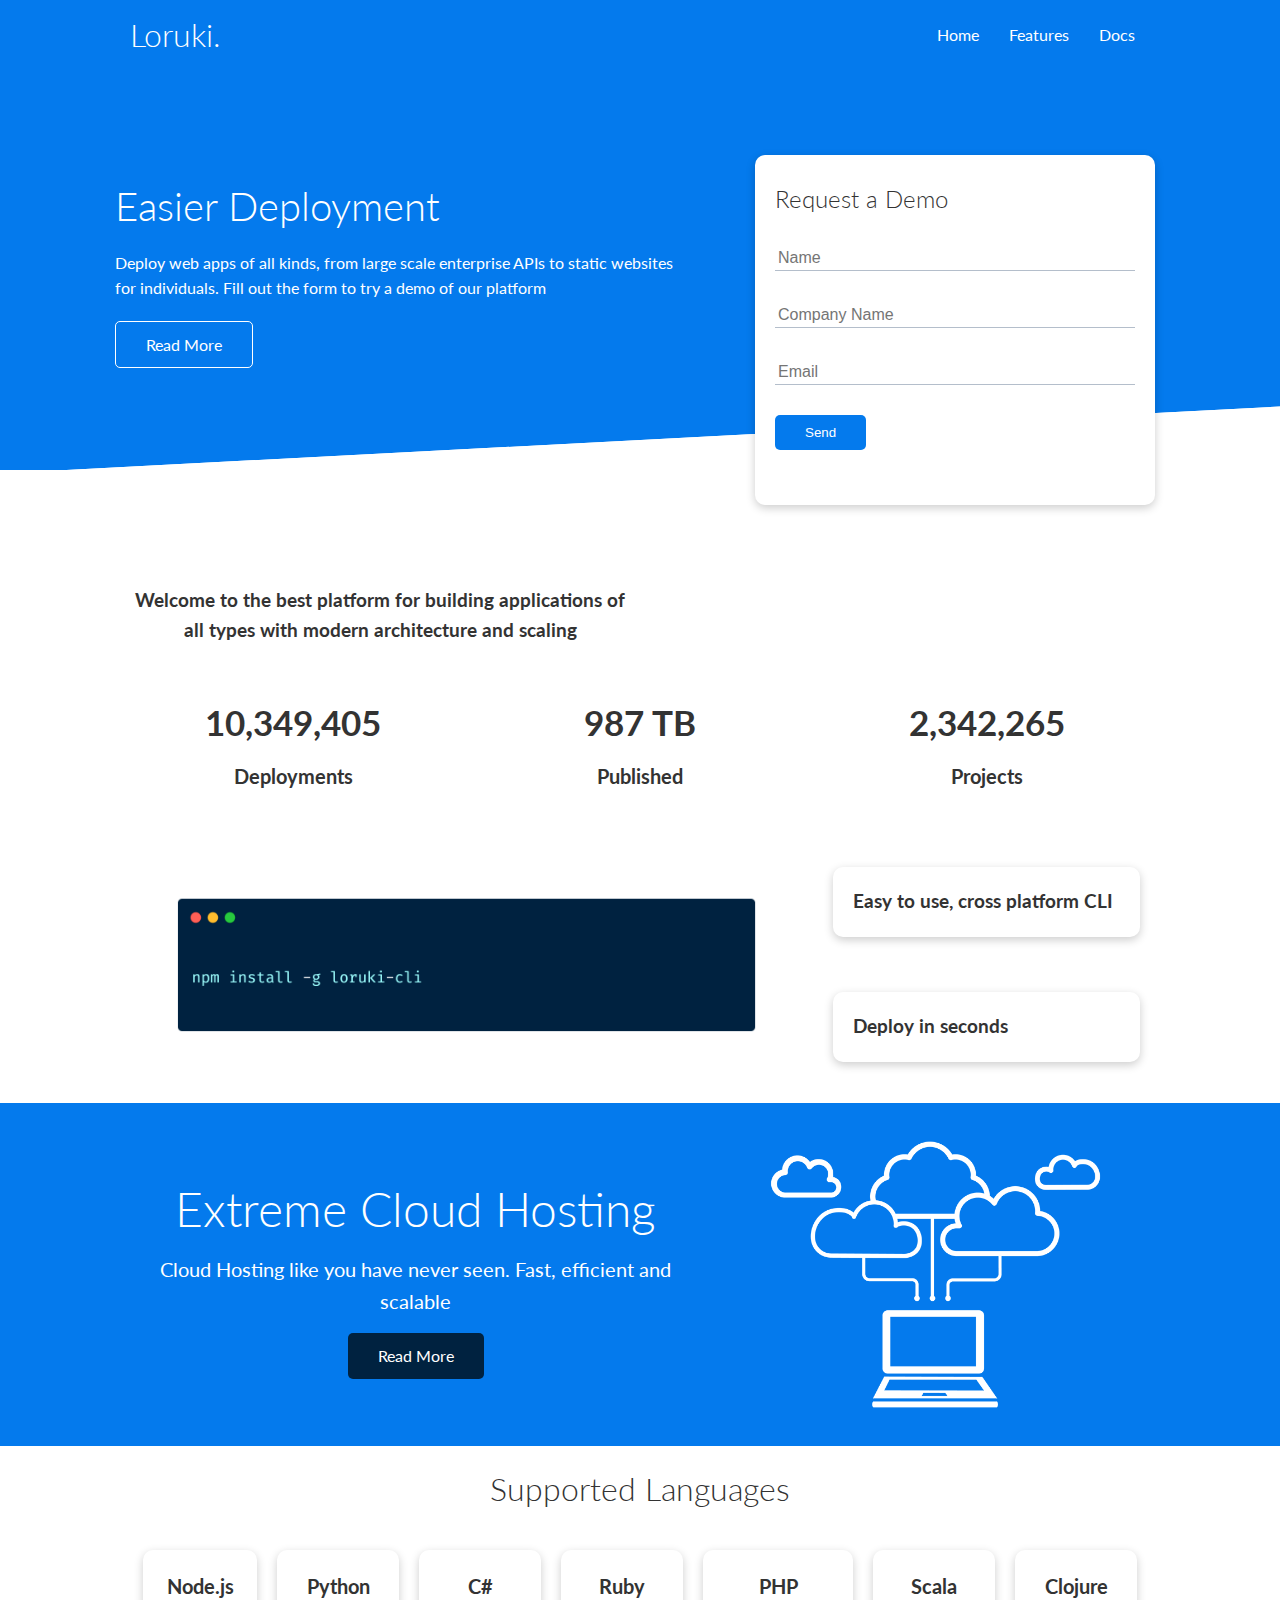
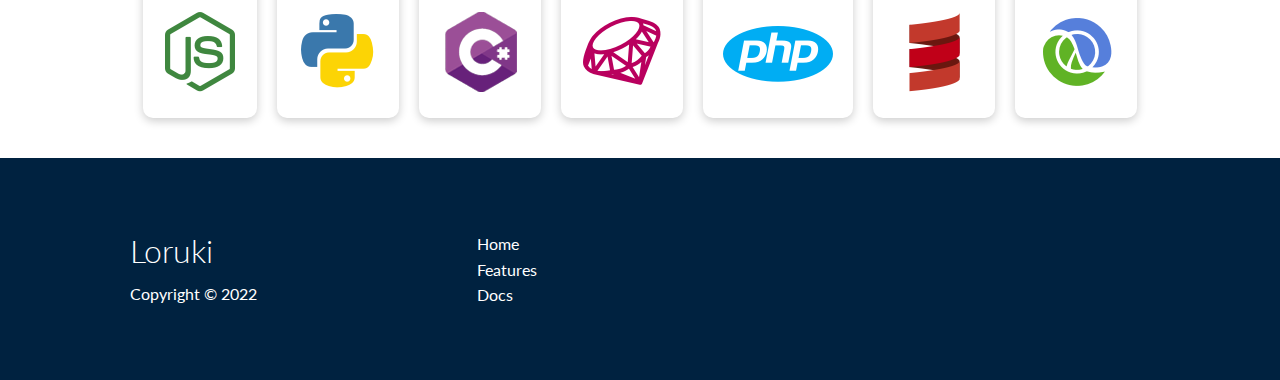
<file: index.html>
<!DOCTYPE html>
<html lang="en">
<head>
   
   <link rel="stylesheet" href="css/utilities.css">
   <link rel="stylesheet" href="css/style.css">
   <meta charset="UTF-8">
   <meta http-equiv="X-UA-Compatible" content="IE=edge">
   <meta name="viewport" content="width=device-width, initial-scale=1.0">
   <link rel="stylesheet" href="https://cdnjs.cloudflare.com/ajax/libs/font-awesome/6.2.0/css/all.min.css" integrity="sha512-xh6O/CkQoPOWDdYTDqeRdPCVd1SpvCA9XXcUnZS2FmJNp1coAFzvtCN9BmamE+4aHK8yyUHUSCcJHgXloTyT2A==" crossorigin="anonymous" referrerpolicy="no-referrer" />
   <title>Responsive Website</title>
</head>
<body>

   <!-- Nav bar -->
   <div class="nav-bar">
      <div class="container flex">
         <h1 class="logo">Loruki.</h1>
         <nav>
            <ul>
               <li><a href="index.html">Home</a></li>
               <li><a href="features.html">Features</a></li>
               <li><a href="docs.html">Docs</a></li>
            </ul>
         </nav>
      </div>
   </div>

   <!-- Showcase -->
   <section class="showcase">
      <div class="container grid">
         <div class="showcase-text">
            <h1>Easier Deployment</h1>
            <p>Deploy web apps of all kinds, from large scale enterprise APIs to static websites for individuals. Fill out the form to try a demo of our platform</p>
            <a href="" class="btn btn-outline">Read More</a>
         </div>

         <div class="showcase-form card">
            <h2>Request a Demo</h2>
            <form action="">
               <div class="form-control">
                  <input type="text" name="name" placeholder="Name" required>
               </div>
               <div class="form-control">
                  <input type="text" name="company" placeholder="Company Name" required>
               </div>
               <div class="form-control">
                  <input type="email" name="email" placeholder="Email" required>
               </div>
               <input type="submit" value="Send" class="btn btn-primary">
            </form>
         </div>
      </div>
   </section>
 
   <!-- Stats -->

   <section class="stats">
      <div class="container">
        <h3 class="stats-heading text-center my-1">
         Welcome to the best platform for building applications of all types with modern architecture and scaling  
        </h3>

        <div class="grid grid-3 text-center my-4">
            <div>
               <i class="fas fa-server fa-3x"></i>
               <h3>10,349,405</h3>
               <p class="text-secondary">Deployments</p>
            </div>
            <div>
               <i class="fas fa-upload fa-3x"></i>
               <h3>987 TB</h3>
               <p class="text-secondary">Published</p>
            </div>
            <div>
               <i class="fas fa-project-diagram fa-3x"></i>
               <h3>2,342,265</h3>
               <p class="text-secondary">Projects</p>
            </div>
        </div>

      </div>
   </section>

   <!-- Cli -->

   <section class="cli">
      <div class="container grid">
         <img src="images/cli.png" alt="">
         <div class="card">
            <h3>Easy to use, cross platform CLI</h3>
         </div>

         <div class="card">
            <h3>Deploy in seconds</h3>
         </div>
      </div>
   </section>

   <!-- cloud -->

   <section class="cloud bg-primary my-2 py-2">
      <div class="container grid">
         <div class="text-center">
            <h2 class="lg">Extreme Cloud Hosting</h2>
            <p class="lead my-1">Cloud Hosting like you have never seen. Fast, efficient and scalable</p>
            <a href="features.html" class="btn btn-dark">Read More</a>
         </div>
         <img src="images/cloud.png" alt="">
      </div>
   </section>

   
   <!-- Lnguages -->
   
   <section class="languages">
      <h2 class="md text-center my-2">
         Supported Languages
      </h2>
      <div class="container flex">
         <div class="card">
            <h4>Node.js</h4>
            <img src="images/logos/node.png" alt="">
         </div>
         <div class="card">
            <h4>Python</h4>
            <img src="images/logos/python.png" alt="">
         </div>
         <div class="card">
            <h4>C#</h4>
            <img src="images/logos/csharp.png" alt="">
         </div>
         <div class="card">
            <h4>Ruby</h4>
            <img src="images/logos/ruby.png" alt="">
         </div>
         <div class="card">
            <h4>PHP</h4>
            <img src="images/logos/php.png" alt="">
         </div>
         <div class="card">
            <h4>Scala</h4>
            <img src="images/logos/scala.png" alt="">
         </div>
         <div class="card">
            <h4>Clojure</h4>
            <img src="images/logos/clojure.png" alt="">
         </div>

      </div>
   </section>

   <!-- Footer -->

   <footer class="footer bg-dark py-5">
      <div class="container grid grid-3">
         <div>
            <h1>Loruki</h1>
            <p>Copyright &copy; 2022</p>

         </div>
         <nav>
            <ul>
               <li><a href="index.html">Home</a></li>
               <li><a href="features.html">Features</a></li>
               <li><a href="docs.html">Docs</a></li>
            </ul>
         </nav>
         <div class="social">
            <a href="#"><i class="fab fa-github fa-2x"></i></a>
            <a href="#"><i class="fab fa-facebook fa-2x"></i></a>
            <a href="#"><i class="fab fa-instagram fa-2x"></i></a>
            <a href="#"><i class="fab fa-twitter fa-2x"></i></a>
         </div>

      </div>
   </footer>


</body>
</html>
</file>
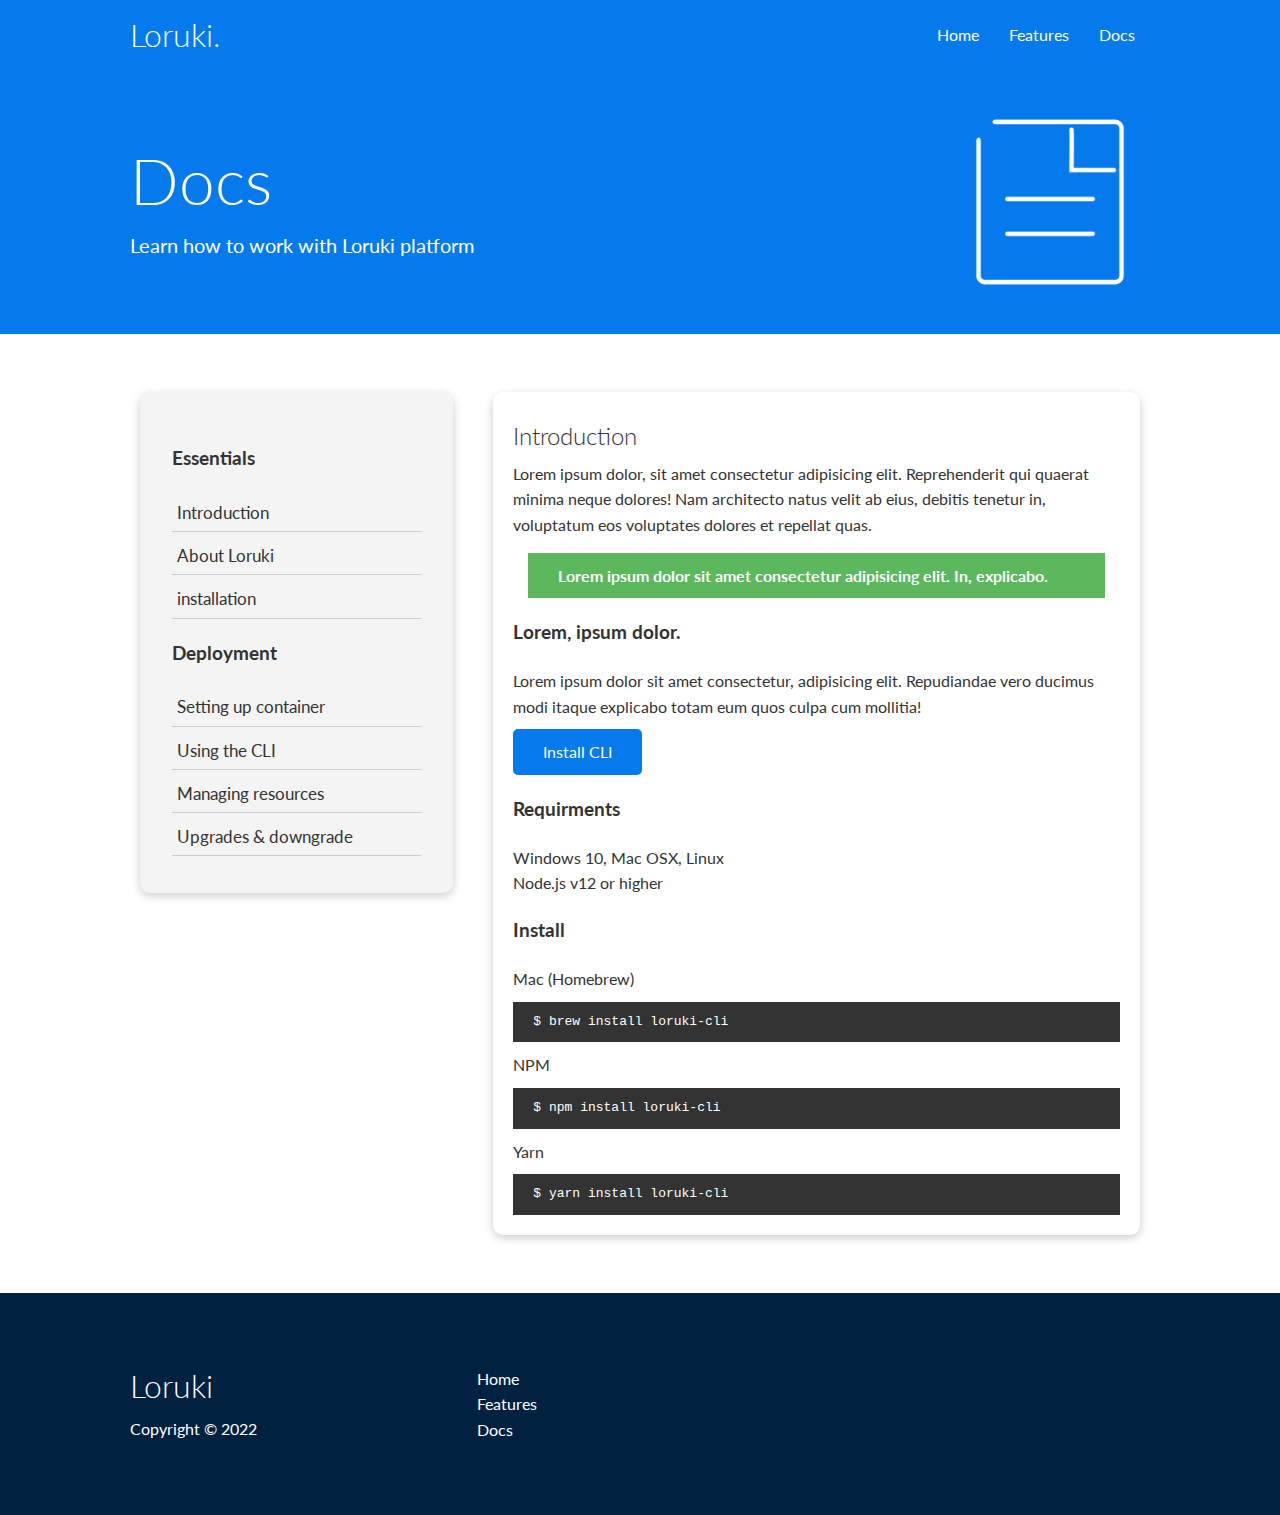
<file: docs.html>
<!DOCTYPE html>
<html lang="en">
<head>
   
   <link rel="stylesheet" href="css/utilities.css">
   <link rel="stylesheet" href="css/style.css">
   <meta charset="UTF-8">
   <meta http-equiv="X-UA-Compatible" content="IE=edge">
   <meta name="viewport" content="width=device-width, initial-scale=1.0">
   <link rel="stylesheet" href="https://cdnjs.cloudflare.com/ajax/libs/font-awesome/6.2.0/css/all.min.css" integrity="sha512-xh6O/CkQoPOWDdYTDqeRdPCVd1SpvCA9XXcUnZS2FmJNp1coAFzvtCN9BmamE+4aHK8yyUHUSCcJHgXloTyT2A==" crossorigin="anonymous" referrerpolicy="no-referrer" />
   <title>Responsive Website</title>
</head>
<body>

   <!-- Nav bar -->
   <div class="nav-bar">
      <div class="container flex">
         <h1 class="logo">Loruki.</h1>
         <nav>
            <ul>
               <li><a href="index.html">Home</a></li>
               <li><a href="features.html">Features</a></li>
               <li><a href="docs.html">Docs</a></li>
            </ul>
         </nav>
      </div>
   </div>

   <!-- Head -->
   <section class="docs-head bg-primary py-3">
      <div class="container grid">
         <div>
            <h1 class="xl">Docs</h1>
            <p class="lead">
               Learn how to work with Loruki platform
            </p>
         </div>
         <img src="images/docs.png" alt="">
      </div>
   </section>

   <!-- Docs main -->
   <section class="docs-main my-4">
      <div class="container grid">
         <div class="card bg-light p-3">
            <h3 class="my-2">Essentials</h3>
            <nav>
               <ul>
                  <li><a class="text-primary" href="#">Introduction</a></li>
                  <li><a href="#">About Loruki</a></li>
                  <li><a href="#">installation</a></li>
               </ul>
            </nav>

            <h3 class="my-2">Deployment</h3>
            <nav>
               <ul>
                  <li><a href="#">Setting up container</a></li>
                  <li><a href="#">Using the CLI</a></li>
                  <li><a href="#">Managing resources</a></li>
                  <li><a href="#">Upgrades & downgrade</a></li>
               </ul>
            </nav>
         </div>
         <div class="card">
            <h2>Introduction</h2>

            <p>Lorem ipsum dolor, sit amet consectetur adipisicing elit. Reprehenderit qui quaerat minima neque dolores! Nam architecto natus velit ab eius, debitis tenetur in, voluptatum eos voluptates dolores et repellat quas.</p>

            <div class="alert alert-success">
               <i class="fas fa-info"></i> Lorem ipsum dolor sit amet consectetur adipisicing elit. In, explicabo.
            </div>

            <h3>Lorem, ipsum dolor.</h3>
            <p>Lorem ipsum dolor sit amet consectetur, adipisicing elit. Repudiandae vero ducimus modi itaque explicabo totam eum quos culpa cum mollitia!</p>
            <a href="" class="btn btn-primary">Install CLI</a>

            <h3>Requirments</h3>
            <ul>
               <li>Windows 10, Mac OSX, Linux</li>
               <li>Node.js v12 or higher</li>
            </ul>

            <h3>Install</h3>

            <p>Mac (Homebrew)</p>
            <pre><code>$ brew install loruki-cli</code></pre>
            <p>NPM</p>
            <pre><code>$ npm install loruki-cli</code></pre>
            <p>Yarn</p>
            <pre><code>$ yarn install loruki-cli</code></pre>

         </div>
      </div>
   </section>


  

   <!-- Footer -->

   <footer class="footer bg-dark py-5">
      <div class="container grid grid-3">
         <div>
            <h1>Loruki</h1>
            <p>Copyright &copy; 2022</p>

         </div>
         <nav>
            <ul>
               <li><a href="index.html">Home</a></li>
               <li><a href="features.html">Features</a></li>
               <li><a href="docs.html">Docs</a></li>
            </ul>
         </nav>
         <div class="social">
            <a href="#"><i class="fab fa-github fa-2x"></i></a>
            <a href="#"><i class="fab fa-facebook fa-2x"></i></a>
            <a href="#"><i class="fab fa-instagram fa-2x"></i></a>
            <a href="#"><i class="fab fa-twitter fa-2x"></i></a>
         </div>

      </div>
   </footer>


</body>
</html>
</file>
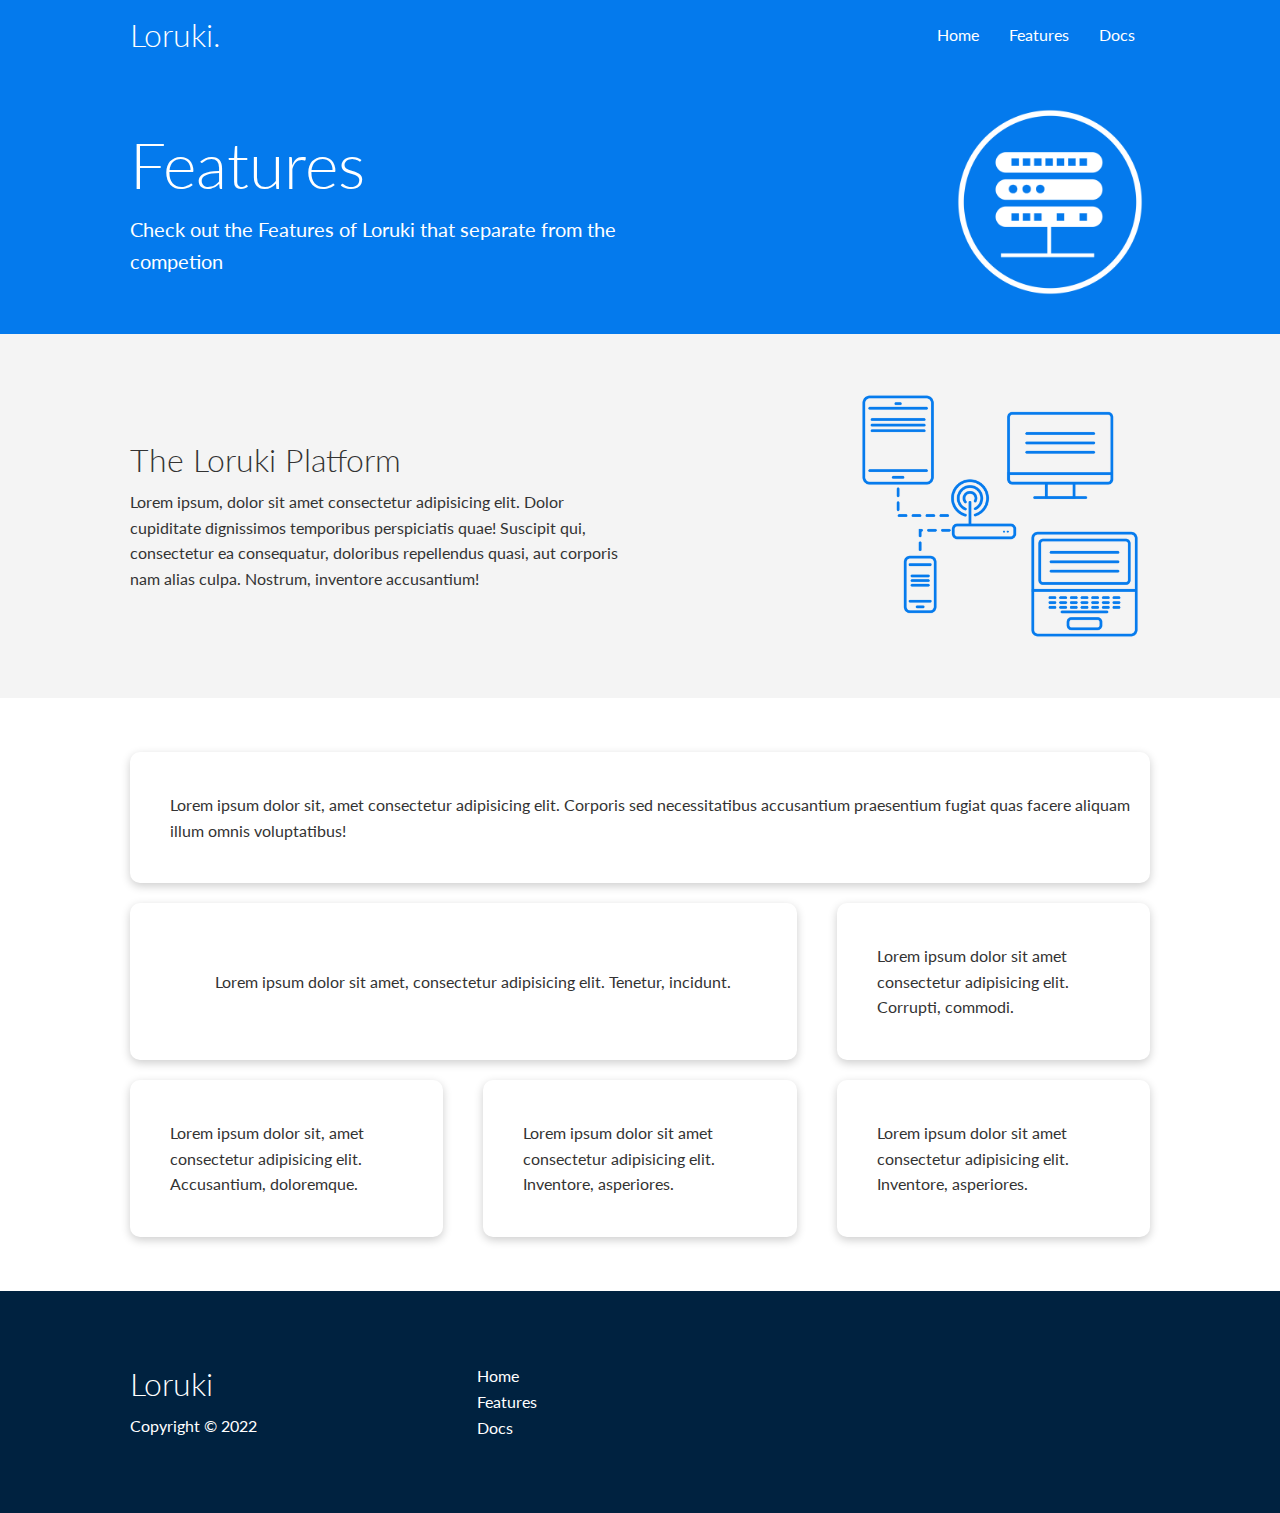
<file: features.html>
<!DOCTYPE html>
<html lang="en">
<head>
   
   <link rel="stylesheet" href="css/utilities.css">
   <link rel="stylesheet" href="css/style.css">
   <meta charset="UTF-8">
   <meta http-equiv="X-UA-Compatible" content="IE=edge">
   <meta name="viewport" content="width=device-width, initial-scale=1.0">
   <link rel="stylesheet" href="https://cdnjs.cloudflare.com/ajax/libs/font-awesome/6.2.0/css/all.min.css" integrity="sha512-xh6O/CkQoPOWDdYTDqeRdPCVd1SpvCA9XXcUnZS2FmJNp1coAFzvtCN9BmamE+4aHK8yyUHUSCcJHgXloTyT2A==" crossorigin="anonymous" referrerpolicy="no-referrer" />
   <title>Responsive Website</title>
</head>
<body>

   <!-- Nav bar -->
   <div class="nav-bar">
      <div class="container flex">
         <h1 class="logo">Loruki.</h1>
         <nav>
            <ul>
               <li><a href="index.html">Home</a></li>
               <li><a href="features.html">Features</a></li>
               <li><a href="docs.html">Docs</a></li>
            </ul>
         </nav>
      </div>
   </div>

   <!-- Head -->
   <section class="features-head bg-primary py-3">
      <div class="container grid">
         <div>
            <h1 class="xl">Features</h1>
            <p class="lead">
               Check out the Features of Loruki that separate from the competion
            </p>
         </div>
         <img src="images/server.png" alt="">
      </div>
   </section>

   <!-- Sub Head -->
   <section class="features-sub-head bg-light py-3">
      <div class="container grid">
         <div>
            <h1 class="md">The Loruki Platform</h1>
            <p>
               Lorem ipsum, dolor sit amet consectetur adipisicing elit. Dolor cupiditate dignissimos temporibus perspiciatis quae! Suscipit qui, consectetur ea consequatur, doloribus repellendus quasi, aut corporis nam alias culpa. Nostrum, inventore accusantium!
            </p>
            
         </div>
         <img src="images/server2.png" alt="">
      </div>
     
   </section>

   <section class="features-main my-2">
      <div class="container grid grid-3">
         
         <div class="card flex">
            <i class="fas fa-server fa-3x"></i>
            <p>Lorem ipsum dolor sit, amet consectetur adipisicing elit. Corporis sed necessitatibus accusantium praesentium fugiat quas facere aliquam illum omnis voluptatibus!</p>
         </div>
         <div class="card flex">
            <i class="fas fa-network-wired fa-3x"></i>
            <p>Lorem ipsum dolor sit amet, consectetur adipisicing elit. Tenetur, incidunt.</p>
         </div>
         <div class="card flex">
            <i class="fas fa-laptop-code fa-3x"></i>
            <p>Lorem ipsum dolor sit amet consectetur adipisicing elit. Corrupti, commodi.</p>
         </div>
         <div class="card flex">
            <i class="fas fa-database fa-3x"></i>
            <p>Lorem ipsum dolor sit, amet consectetur adipisicing elit. Accusantium, doloremque.</p>
         </div>
         <div class="card flex">
            <i class="fas fa-power-off fa-3x"></i>
            <p>Lorem ipsum dolor sit amet consectetur adipisicing elit. Inventore, asperiores.</p>
         </div>
         <div class="card flex">
            <i class="fas fa-upload fa-3x"></i>
            <p>Lorem ipsum dolor sit amet consectetur adipisicing elit. Inventore, asperiores.</p>
         </div>
      </div>
   </section>

   <!-- Footer -->

   <footer class="footer bg-dark py-5">
      <div class="container grid grid-3">
         <div>
            <h1>Loruki</h1>
            <p>Copyright &copy; 2022</p>

         </div>
         <nav>
            <ul>
               <li><a href="index.html">Home</a></li>
               <li><a href="features.html">Features</a></li>
               <li><a href="docs.html">Docs</a></li>
            </ul>
         </nav>
         <div class="social">
            <a href="#"><i class="fab fa-github fa-2x"></i></a>
            <a href="#"><i class="fab fa-facebook fa-2x"></i></a>
            <a href="#"><i class="fab fa-instagram fa-2x"></i></a>
            <a href="#"><i class="fab fa-twitter fa-2x"></i></a>
         </div>

      </div>
   </footer>


</body>
</html>
</file>
<file: css/utilities.css>
.container {
   max-width: 1100px;
   margin: 0 auto;
   overflow: auto;
   padding: 0 40px;
}
.card {
   background-color: #fff ;
   color: #333;
   border-radius: 10px;
   box-shadow: 0 3px 10px rgba(0, 0, 0, 0.2);
   padding: 20px;
   margin: 10px;
}

.btn {
   display: inline-block;
   padding: 10px 30px;
   cursor: pointer;
   background: var(--primary-color);
   color: #fff;
   border: none;
   border-radius: 5px;
}
.btn-outline {
   background-color: transparent;
   border: 1px #fff solid;
}

.btn:hover {
   transform: scale(0.98);
}

.text-center {
   text-align: center;
}

.flex {
   display: flex;
   justify-content: center;
   align-items: center;
   height: 100%;

}

.grid {
   display: grid;
   grid-template-columns: repeat(2, 1fr);
   gap: 20px;
   justify-content: center;
   align-items: center;
   height: 100%;
}

.grid-3 {
   grid-template-columns: repeat(3, 1fr);
}
</file>
<file: css/style.css>
@import url('https://fonts.googleapis.com/css2?family=Lato:wght@300&family=Raleway:wght@300&display=swap');

:root {
   --primary-color: #047aed;
   --secondary-color: #1c3fa8;
   --dark-color: #002240;
   --light-color: #f4f4f4;
   --success-color: #5cb85c;
   --error-color: #d9534f;
}

* {
   box-sizing: border-box;
   padding: 0;
   margin: 0;
}

body {
   font-family: 'Lato', sans-serif;
   color: #333;
   line-height: 1.6;

}

ul {
   list-style-type: none;
}

a {
   text-decoration: none;
   color: #333;
}

h1, h2 {
   font-weight: 300;
   line-height: 1.2;
   margin: 10px 0
}

p {
   margin: 10px 0;
}

img {
   width: 100%;
}

code, pre {
   background: #333;
   color: #fff;
   padding: 10px;
}

/* Navbar */

.nav-bar {
   background-color: var(--primary-color);
   color: #fff;
   height: 70px;
}

.nav-bar ul {
   display: flex;
}

.nav-bar a {
   color: #fff;
   padding: 10px;
   margin: 0 5px;
}

.nav-bar a:hover {
   border-bottom:  2px #fff solid;
}

.nav-bar .flex {
   justify-content: space-between;
}

/* Showcase */

.showcase {
   height: 400px;
   background-color: var(--primary-color);
   color: #fff;
   position: relative;
}

.showcase h1 {
   font-size: 40px;
}

.showcase p {
   margin: 20px 0;
}

.showcase .grid {
   overflow: visible;
   grid-template-columns: 55% 45%;
   gap: 30px;
}

.showcase-form {
   position: relative;
   top: 60px;
   height: 350px;
   width: 400px;
   padding: 40px;
   z-index: 100;
   justify-self: flex-end;
}

.showcase-form .form-control {
   margin: 30px 0;
}

.showcase-form input[type='text'],
.showcase-form input[type='email'] {
   border: 0;
   border-bottom: 1px solid #b4becb;
   width: 100%;
   padding: 3px;
   font-size: 16px;
}

.showcase-form input:focus {
   outline: none;
}

.showcase::before, 
.showcase::after {
   content: '';
   position: absolute;
   height: 100px;
   bottom: -70px;
   right: 0;
   left: 0;
   background: #fff;
   transform: skewY(-3deg);
   -webkit-transform: skewY(-3deg);
   -moz-transform: skewY(-3deg);
   -ms-transform: skewY(-3deg);
}

/* Stats */

.stats {
   padding-top: 100px;
}

.stats-heading {
   max-width: 500px;
   margin: auto;
}

.stats .grid h3 {
   font-size: 35px;
}

.stats .grid p {
   font-size: 20px;
   font-weight: bold;
}

/* .Cli */

.cli .grid {
   grid-template-columns: repeat(3, 1fr);
   grid-template-rows: repeat(2, 1fr);
}

.cli .grid *:first-child {
   grid-column: 1 / span 2;
   grid-row: 1 / span 2;
}

/* cloud */

.cloud .grid {
   grid-template-columns: 4fr 3fr;
}


/* Languages */

.languages .flex {
   flex-wrap: wrap;
}

.languages .card {
   text-align: center;
   margin: 18px 10px 40px;
   transition: transform 0.2s ease-in;
}

.languages .card h4 {
   font-size: 20px;
   margin-bottom: 10px;
}

.languages .card:hover {
   transform: translateY(-15px);
}

/* Features */
.features-head img, .docs-head img {
   width: 200px;
   justify-self: flex-end;
}

.features-sub-head img {
   width: 300px;
   justify-self: flex-end;
}

.features-main .card  > i {
   margin-right: 20px;   
}

.features-main .grid {
   padding: 30px;
}

.features-main .grid > *:first-child {
   grid-column: 1 / span 3;
   
}

.features-main .grid > *:nth-child(2) {
   grid-column: 1 / span 2;
   
}


/* docs */

.docs-main h3 {
   margin: 20px 0;
}

.docs-main .grid {
   grid-template-columns: 1fr 2fr;
   align-items: flex-start;
}

.docs-main nav li {
   font-size: 17px;
   padding: 5px;
   margin-bottom: 5px;
   border-bottom: 1px #ccc solid;
}

.docs-main a:hover {
   font-weight: bold;
}

/* Footer */

.footer .social a {
   margin: o 10px;
   margin-right: 13px;
}


/* Tablets and under */

@media(max-width: 768px) {
   .grid,
   .showcase .grid,
   .stats .grid,
   .cli .grid,
   .cloud .grid {
      grid-template-columns: 1fr;
      grid-template-rows: 1fr;
   }


   .showcase {
      height: auto;
   }

   .showcase-text {
      text-align: center;
      margin-top: 40px;
   }

   .showcase-form {
      justify-self: center;
      margin: auto;
   }

   .cli .grid > *:first-child {
      grid-column: 1;
      grid-row: 1;
   }
}





/* Mobile */

@media(max-width: 500px) {
   .nav-bar {
      height: 110px;
   }
   .nav-bar .flex {
      flex-direction: column;
   }
   .nav-bar ul {
      padding: 10px;
      background-color: rgba(0, 0, 0, 0.1);
   }
}

/* Utlities */

.container {
   max-width: 1100px;
   margin: 0 auto;
   overflow: auto;
   padding: 0 40px;
}
.card {
   background-color: #fff ;
   color: #333;
   border-radius: 10px;
   box-shadow: 0 3px 10px rgba(0, 0, 0, 0.2);
   padding: 20px;
   margin: 10px;
}

.btn {
   display: inline-block;
   padding: 10px 30px;
   cursor: pointer;
   background: var(--primary-color);
   color: #fff;
   border: none;
   border-radius: 5px;
}
.btn-outline {
   background-color: transparent;
   border: 1px #fff solid;
}

.btn:hover {
   transform: scale(0.98);
}

/* Backgrounds & colored buttons */

.bg-primary, .btn-primary {
   background-color: var(--primary-color);
   color: #fff;
}

.bg-secondary, .btn-secondary {
   background-color: var(--secondary-color);
   color: #fff;
}

.bg-dark, .btn-dark {
   background-color: var(--dark-color);
   color: #fff;
}

.bg-light, .btn-light {
   background-color: var(--light-color);
   color: #333;
}

.bg-primary a, 
.btn-primary a,
.bg-secondary a, 
.btn-secondary a, 
.bg-dark a, 
.btn-dark a {
   color: #fff;
}



/* Text sizes */
.lead {
   font-size: 20px;
}

.sm {
   font-size: 1rem;
}

.md {
   font-size: 2rem;
}

.lg {
   font-size: 3rem;
}

.xl {
   font-size: 4rem;
}


.text-center {
   text-align: center;
}

/* Alert */

.alert {
   background-color: var(--light-color);
   padding: 10px 20px;
   font-weight: bold;
   margin: 15px;
}

.alert i {
   margin-right: 10px;

}

.alert-success {
   background-color: var(--success-color);
   color: #fff;
}

.alert-error {
   background-color: var(--error-color);
   color: #fff;
}

.flex {
   display: flex;
   justify-content: center;
   align-items: center;
   height: 100%;

}

.grid {
   display: grid;
   grid-template-columns: repeat(2, 1fr);
   gap: 20px;
   justify-content: center;
   align-items: center;
   height: 100%;
}

.grid-3 {
   grid-template-columns: repeat(3, 1fr);
}

/* Margin */

.my-1 {
   margin: 1rem 0;
}

.my-2 {
   margin: 1.5rem 0;
}

.my-3 {
   margin: 2rem 0;
}

.my-4 {
   margin: 3rem 0;
}

.my-5 {
   margin: 4rem 0;
}


.m-1 {
   margin: 1rem;
}

.m-2 {
   margin: 1.5rem;
}

.m-3 {
   margin: 2rem;
}

.m-4 {
   margin: 3rem;
}

.m-5 {
   margin: 4rem;
}


/* Padding */

.py-1 {
   padding: 1rem 0;
}

.py-2 {
   padding: 1.5rem 0;
}

.py-3 {
   padding: 2rem 0;
}

.py-4 {
   padding: 3rem 0;
}

.py-5 {
   padding: 4rem 0;
}


.p-1 {
   padding: 1rem;
}

.p-2 {
   padding: 1.5rem;
}

.p-3 {
   padding: 2rem;
}

.p-4 {
   padding: 3rem;
}

.p-5 {
   padding: 4rem;
}
</file>
